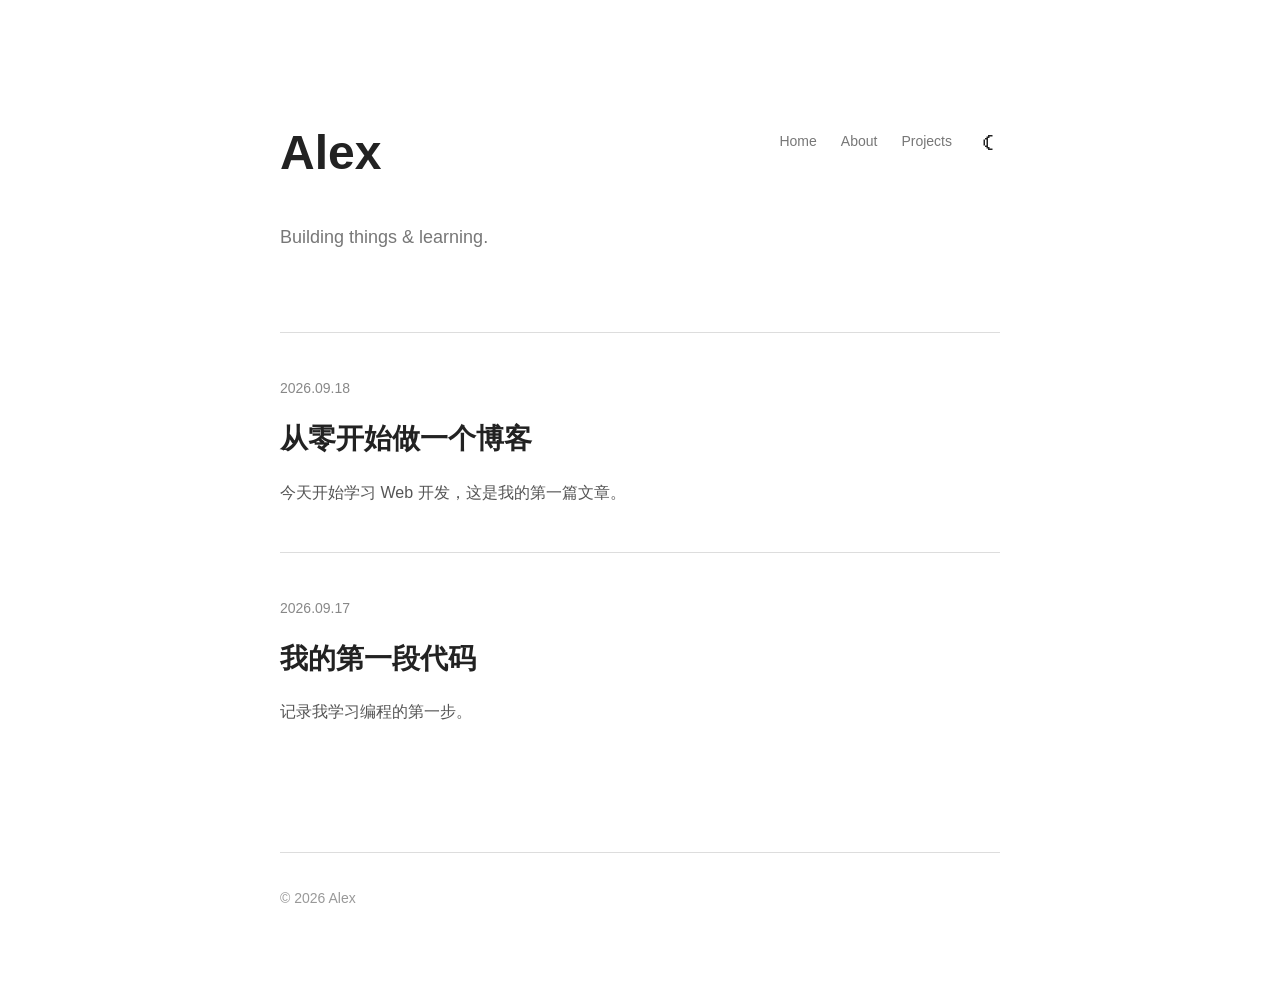
<file: index.html>
<!DOCTYPE html>
<html lang="zh-CN">
<head>
    <meta charset="UTF-8">
    <meta name="viewport" content="width=device-width, initial-scale=1.0">
    <title>Alex's Blog</title>
    
    <link rel="stylesheet" href="style.css">
    <script src="script.js" defer></script>
</head>

<body>

<header>
    <div class="header-top">
        <h1>Alex</h1>

        <nav>
            <a href="index.html">Home</a>
            <a href="about.html">About</a>
            <a href="projects.html">Projects</a>
            <button id="theme-toggle">☾</button>
        </nav>
    </div>

    <p>Building things & learning.</p>
</header>

    <main>
        <article>
            <p>2026.09.18</p>
            <h2>
                <a href="post1.html">从零开始做一个博客</a>
            </h2>
            <p>
                今天开始学习 Web 开发，这是我的第一篇文章。
            </p>
        </article>

        <article>
            <p>2026.09.17</p>
            <h2>
                <a href="post2.html">我的第一段代码</a>
            </h2>
            <p>
                记录我学习编程的第一步。
            </p>
        </article>
    </main>

    <footer>
        <p>© 2026 Alex</p>
    </footer>

</body>
</html>
</file>
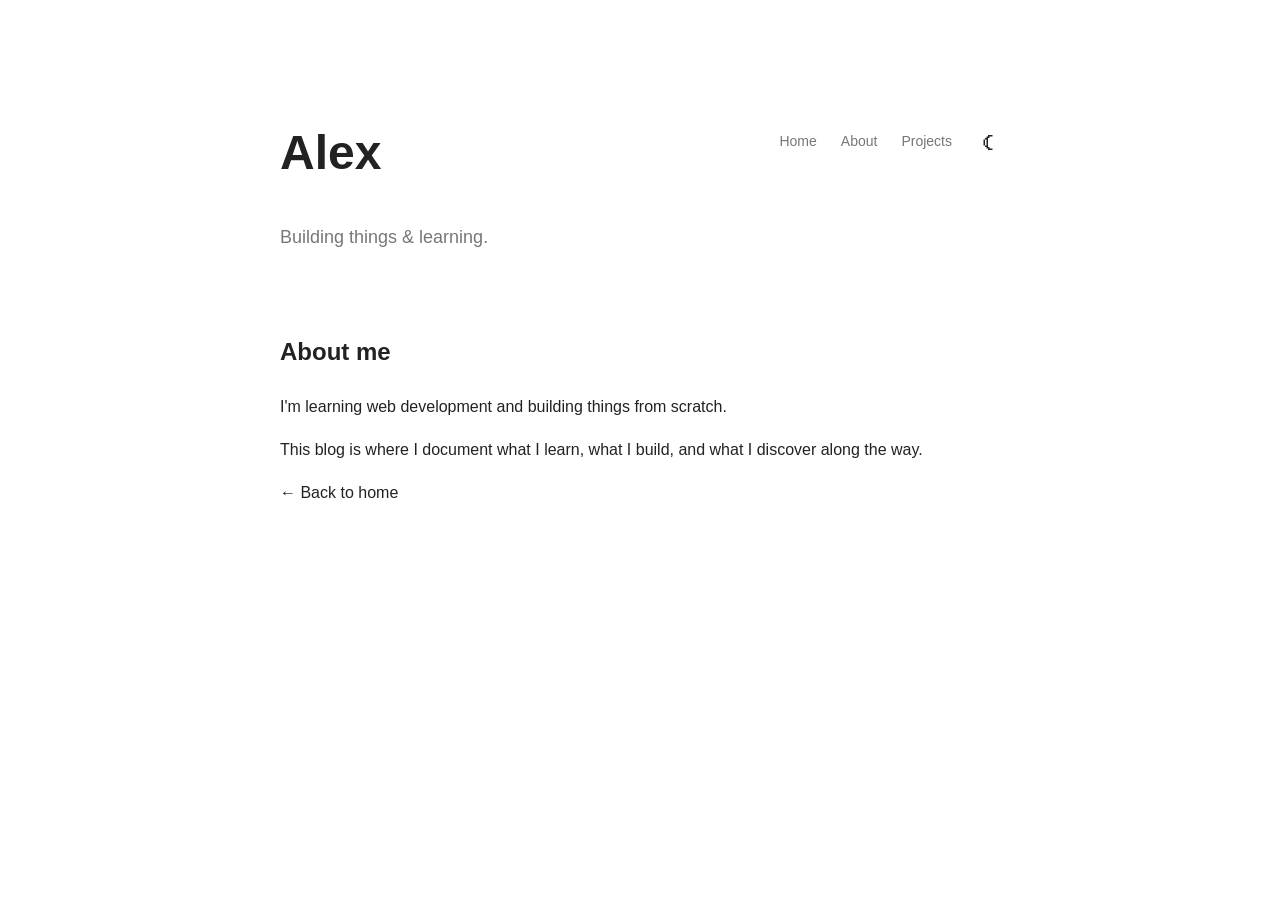
<file: about.html>
<!DOCTYPE html>
<html lang="zh-CN">

<head>
    <meta charset="UTF-8">
    <meta name="viewport" content="width=device-width, initial-scale=1.0">

    <title>About - Alex</title>

    <link rel="stylesheet" href="style.css">
</head>

<body>

    <header>
        <div class="header-top">
            <h1>Alex</h1>

            <nav>
                <a href="index.html">Home</a>
                <a href="about.html">About</a>
                <a href="projects.html">Projects</a>
                <button id="theme-toggle">☾</button>
            </nav>
        </div>

        <p>Building things & learning.</p>
    </header>

    <main>

        <h2>About me</h2>

        <p>
            I'm learning web development and building things from scratch.
        </p>

        <p>
            This blog is where I document what I learn,
            what I build, and what I discover along the way.
        </p>

        <p>
            <a href="index.html">← Back to home</a>
        </p>

    </main>

    <script src="script.js" defer></script>

</body>

</html>
</file>
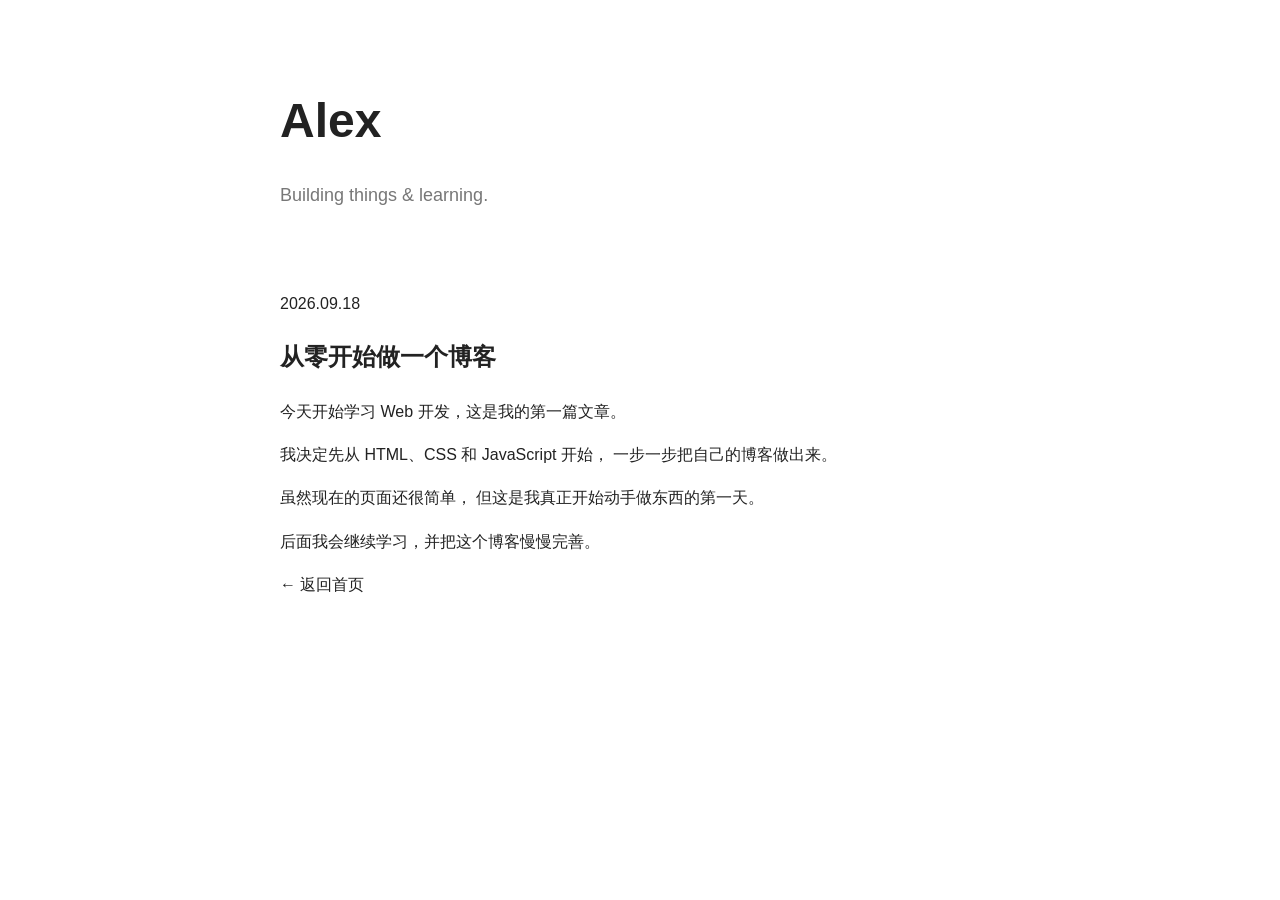
<file: post1.html>
<!DOCTYPE html>
<html lang="zh-CN">

<head>
    <meta charset="UTF-8">
    <meta name="viewport" content="width=device-width, initial-scale=1.0">

    <title>从零开始做一个博客</title>

    <link rel="stylesheet" href="style.css">
</head>

<body>

    <header>
        <h1>Alex</h1>
        <p>Building things & learning.</p>
    </header>

    <main>

        <p>2026.09.18</p>

        <h2>从零开始做一个博客</h2>

        <p>
            今天开始学习 Web 开发，这是我的第一篇文章。
        </p>

        <p>
            我决定先从 HTML、CSS 和 JavaScript 开始，
            一步一步把自己的博客做出来。
        </p>

        <p>
            虽然现在的页面还很简单，
            但这是我真正开始动手做东西的第一天。
        </p>

        <p>
            后面我会继续学习，并把这个博客慢慢完善。
        </p>

        <p>
            <a href="index.html">← 返回首页</a>
        </p>

    </main>

</body>

</html>
</file>
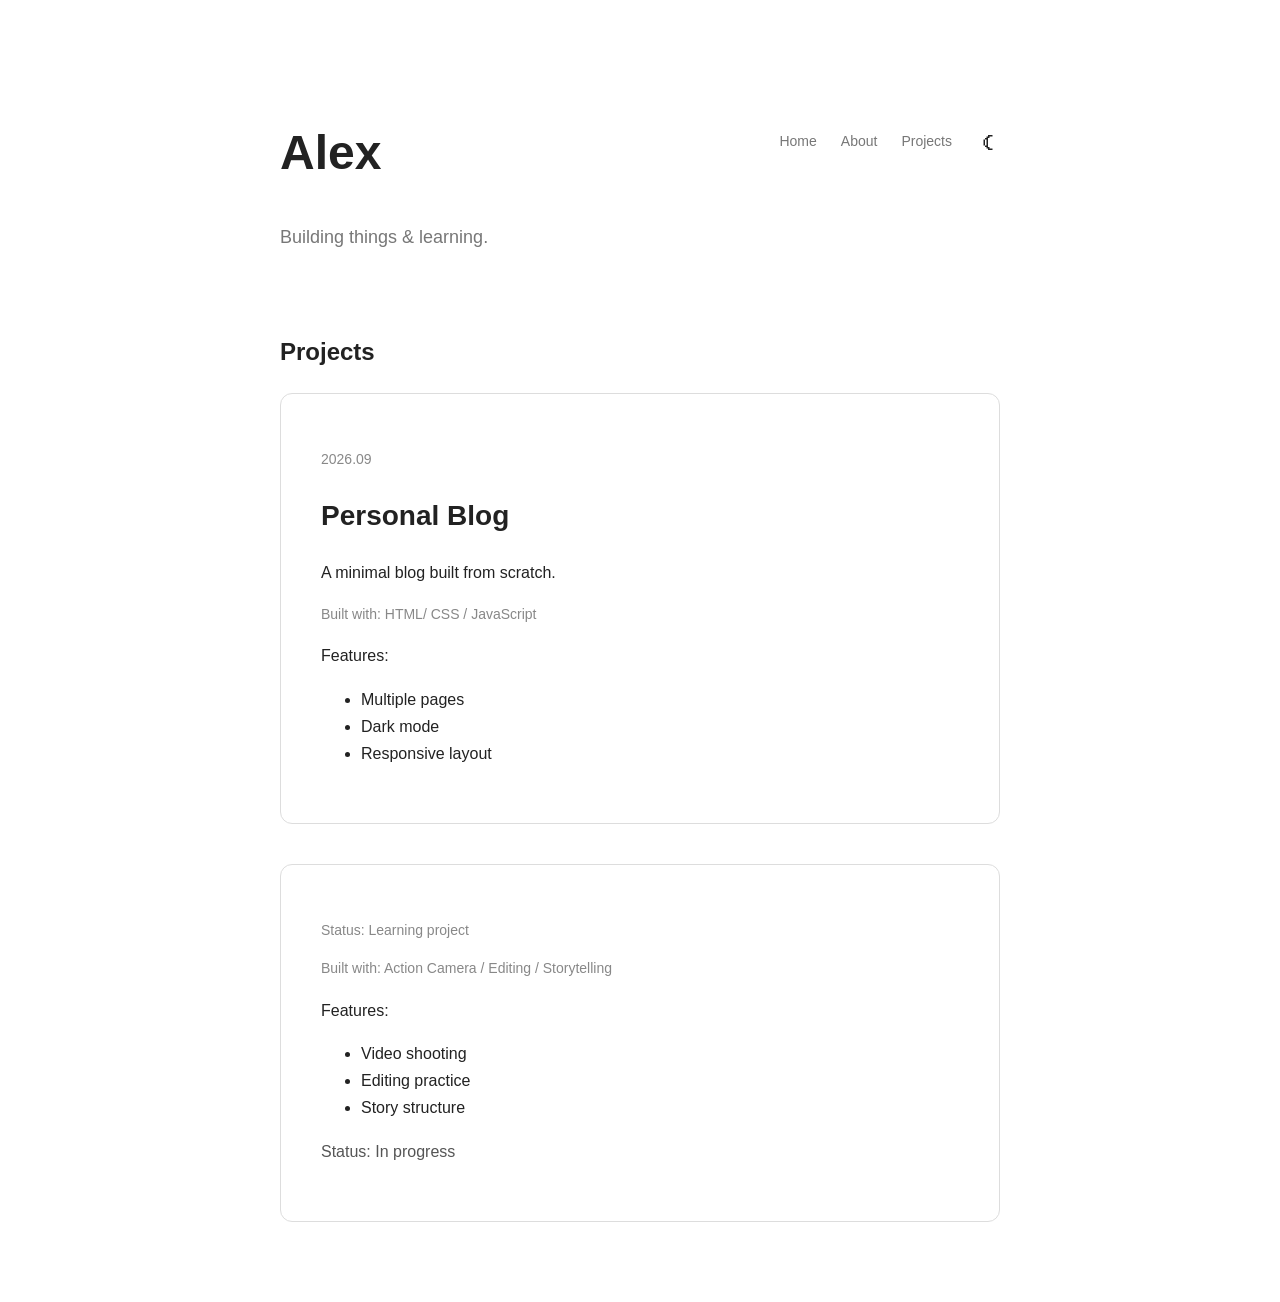
<file: projects.html>
<!DOCTYPE html>
<html lang="zh-CN">

<head>
    <meta charset="UTF-8">
    <meta name="viewport" content="width=device-width, initial-scale=1.0">

    <title>Projects - Alex</title>

    <link rel="stylesheet" href="style.css">

</head>

<body>

<header>

    <div class="header-top">

        <h1>Alex</h1>

        <nav>
            <a href="index.html">Home</a>
            <a href="about.html">About</a>
            <a href="projects.html">Projects</a>

            <button id="theme-toggle">☾</button>
        </nav>

    </div>

    <p>Building things & learning.</p>

</header>


<main>

    <h2>Projects</h2>


 <article class="project-card">

    <p>2026.09</p>

    <h2>Personal Blog</h2>

    <p>
        A minimal blog built from scratch.
    </p>
    <p class="tech">
    Built with:
    HTML/ CSS / JavaScript
</p>

<p>
    Features:
</p>

<ul>    

    <li>Multiple pages</li>
    <li>Dark mode</li>
    <li>Responsive layout</li>
</ul>
</article>

<article class="project-card">
<p class="status">
    Status: Learning project
</p>

<p class="tech">
    Built with:
    Action Camera / Editing / Storytelling
</p>

<p>
    Features:
</p>

<ul>
    <li>Video shooting</li>
    <li>Editing practice</li>
    <li>Story structure</li>
</ul>

<p class="status">
    Status: In progress
</p>

</article>


</main>


<script src="script.js" defer></script>

</body>

</html>
</file>
<file: style.css>
body {
    max-width: 720px;
    margin: 80px auto;
    padding: 0 20px;

    font-family: Arial, sans-serif;
    color: #222;
    line-height: 1.7;
}

header {
    margin-bottom: 80px;
}

header h1 {
    font-size: 48px;
    margin-bottom: 10px;
}

header p {
    color: #777;
    font-size: 18px;
}

article {
    padding: 30px 0;
    border-top: 1px solid #ddd;
}

article p:first-child {
    color: #888;
    font-size: 14px;
}

article h2 {
    font-size: 28px;
    margin: 10px 0;
}

article p:last-child {
    color: #555;
}

footer {
    margin-top: 80px;
    padding-top: 20px;
    border-top: 1px solid #ddd;

    color: #999;
    font-size: 14px;
}
a {
    color: inherit;
    text-decoration: none;
}

article h2 a {
    transition: opacity 0.2s;
}

article h2 a:hover {
    opacity: 0.5;
}

.header-top {
    display: flex;
    justify-content: space-between;
    align-items: center;
}

#theme-toggle {
    border: none;
    background: none;
    font-size: 24px;
    cursor: pointer;
}

body.dark {
    background: #111;
    color: #eee;
}

body.dark header p,
body.dark article p:last-child {
    color: #aaa;
}

body.dark article,
body.dark footer {
    border-color: #333;
}

nav {
    display: flex;
    align-items: center;
    gap: 24px;
}

nav a {
    color: #777;
    font-size: 14px;
}

nav a:hover {
    color: #222;
}

#theme-toggle {
    color: #222;
}

body.dark nav a {
    color: #aaa;
}

body.dark nav a:hover {
    color: #fff;
}

body.dark #theme-toggle {
    color: #fff;
}

.project-card {
    border: 1px solid #ddd;
    padding: 40px;
    border-radius: 12px;
    margin-bottom: 40px;
}

.project-card:hover {

    transform: translateY(-5px);

}


.tech {

    font-size: 14px;

    color: #888;

}
body.dark .project-card {

    border-color: #333;

}

body.dark .tech {

    color: #aaa;

}

.project-card h2 {
    margin-top: 20px;
    margin-bottom: 20px;
}
</file>
